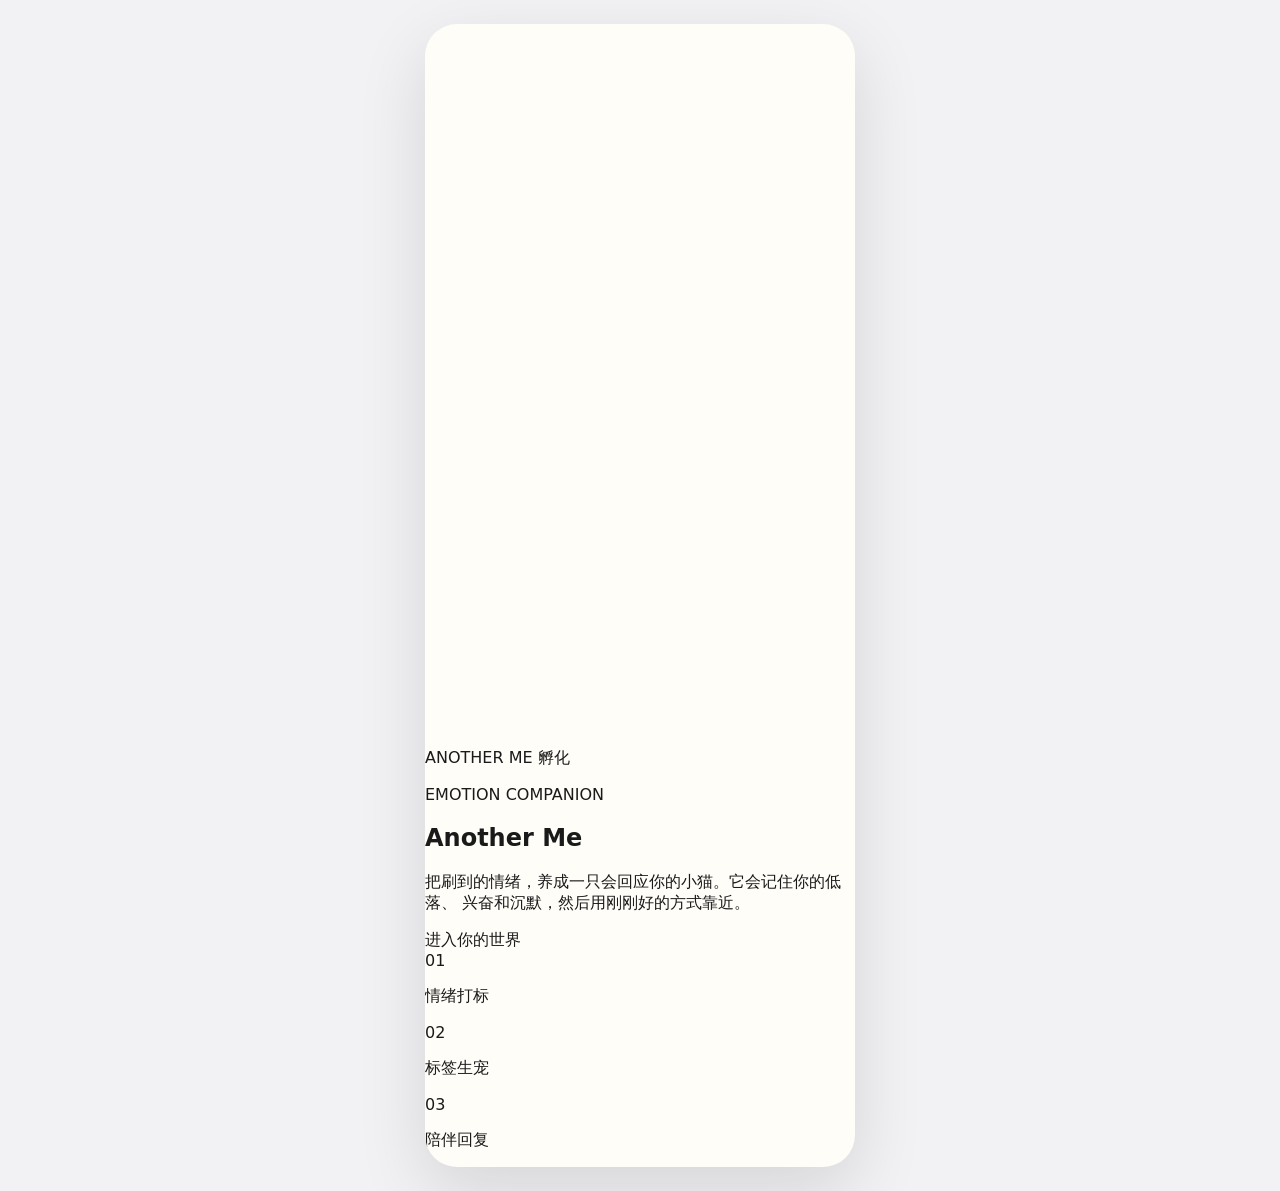
<file: index.html>
<!doctype html>
<html lang="zh-CN">
  <head>
    <meta charset="utf-8" />
    <meta name="viewport" content="width=device-width, initial-scale=1" />
    <title>Another Me</title>
    <link rel="stylesheet" href="./styles.css" />
  </head>
  <body>
    <main class="phone-frame jiro-landing">
      <section class="jiro-landing-hero">
        <canvas
          id="jiro-canvas"
          class="jiro-landing-canvas"
          width="720"
          height="720"
          aria-hidden="true"
        ></canvas>

        <nav class="jiro-landing-nav" aria-label="主要导航">
          <a href="./">ANOTHER ME</a>
          <a href="#features">孵化</a>
        </nav>

        <div class="jiro-landing-copy">
          <p class="jiro-landing-eyebrow">EMOTION COMPANION</p>
          <h1>Another Me</h1>
          <p>
            把刷到的情绪，养成一只会回应你的小猫。它会记住你的低落、
            兴奋和沉默，然后用刚刚好的方式靠近。
          </p>
          <div class="jiro-landing-actions">
            <a href="#features" class="jiro-primary-action">进入你的世界</a>
          </div>
        </div>
      </section>

      <section id="features" class="jiro-landing-strip" aria-label="产品亮点">
        <div>
          <span>01</span>
          <p>情绪打标</p>
        </div>
        <div>
          <span>02</span>
          <p>标签生宠</p>
        </div>
        <div>
          <span>03</span>
          <p>陪伴回复</p>
        </div>
      </section>
    </main>

    <script src="./script.js"></script>
  </body>
</html>
</file>
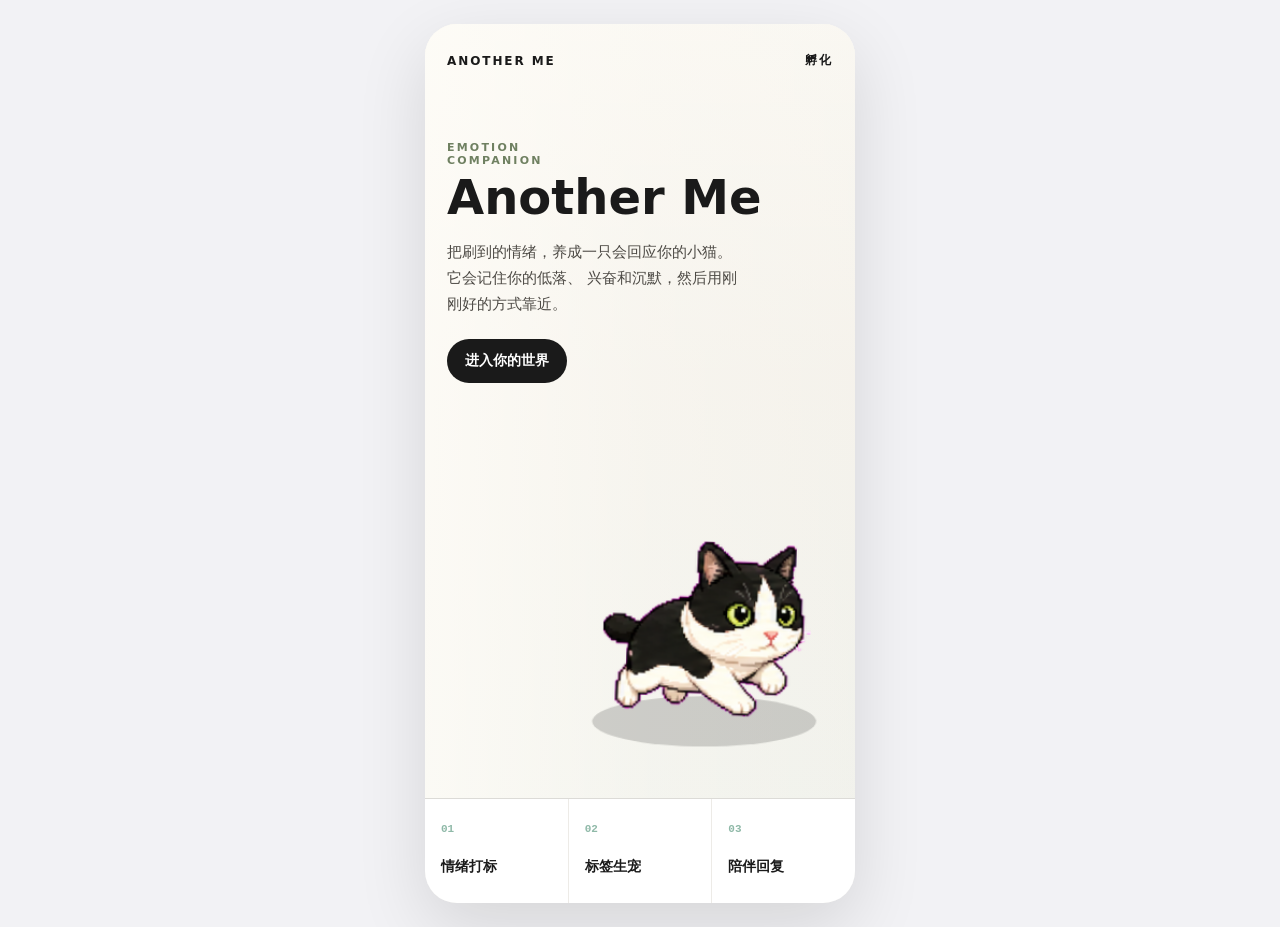
<file: pet.html>
<!doctype html>
<html lang="zh-CN">
  <head>
    <meta charset="utf-8" />
    <meta name="viewport" content="width=device-width, initial-scale=1" />
    <title>Another Me · Pet</title>
    <link rel="stylesheet" href="./styles.css" />
  </head>
  <body data-scene="pet">
    <main class="phone-frame jiro-landing">
      <section class="hero pet-hero">
        <video class="world-video-bg" autoplay muted loop playsinline preload="auto">
          <source src="./world/world-background.mp4" type="video/mp4" />
        </video>
        <div class="world-video-tint" aria-hidden="true"></div>
        <canvas id="stage" class="stage-canvas" width="720" height="720" aria-hidden="true"></canvas>
        <nav class="top-nav" aria-label="主要导航">
          <a href="./index.html">ANOTHER ME</a>
          <a href="./index.html">孵化</a>
        </nav>
        <div class="hero-copy pet-copy">
          <p class="eyebrow green">EMOTION COMPANION</p>
          <h1>Another Me</h1>
          <p>
            把刷到的情绪，养成一只会回应你的小猫。它会记住你的低落、
            兴奋和沉默，然后用刚刚好的方式靠近。
          </p>
          <div class="actions">
            <a href="./index.html" class="primary-action">进入你的世界</a>
          </div>
        </div>
      </section>

      <section id="features" class="feature-strip" aria-label="产品亮点">
        <div>
          <span>01</span>
          <p>情绪打标</p>
        </div>
        <div>
          <span>02</span>
          <p>标签生宠</p>
        </div>
        <div>
          <span>03</span>
          <p>陪伴回复</p>
        </div>
      </section>
    </main>
    <script src="./script.js"></script>
  </body>
</html>
</file>
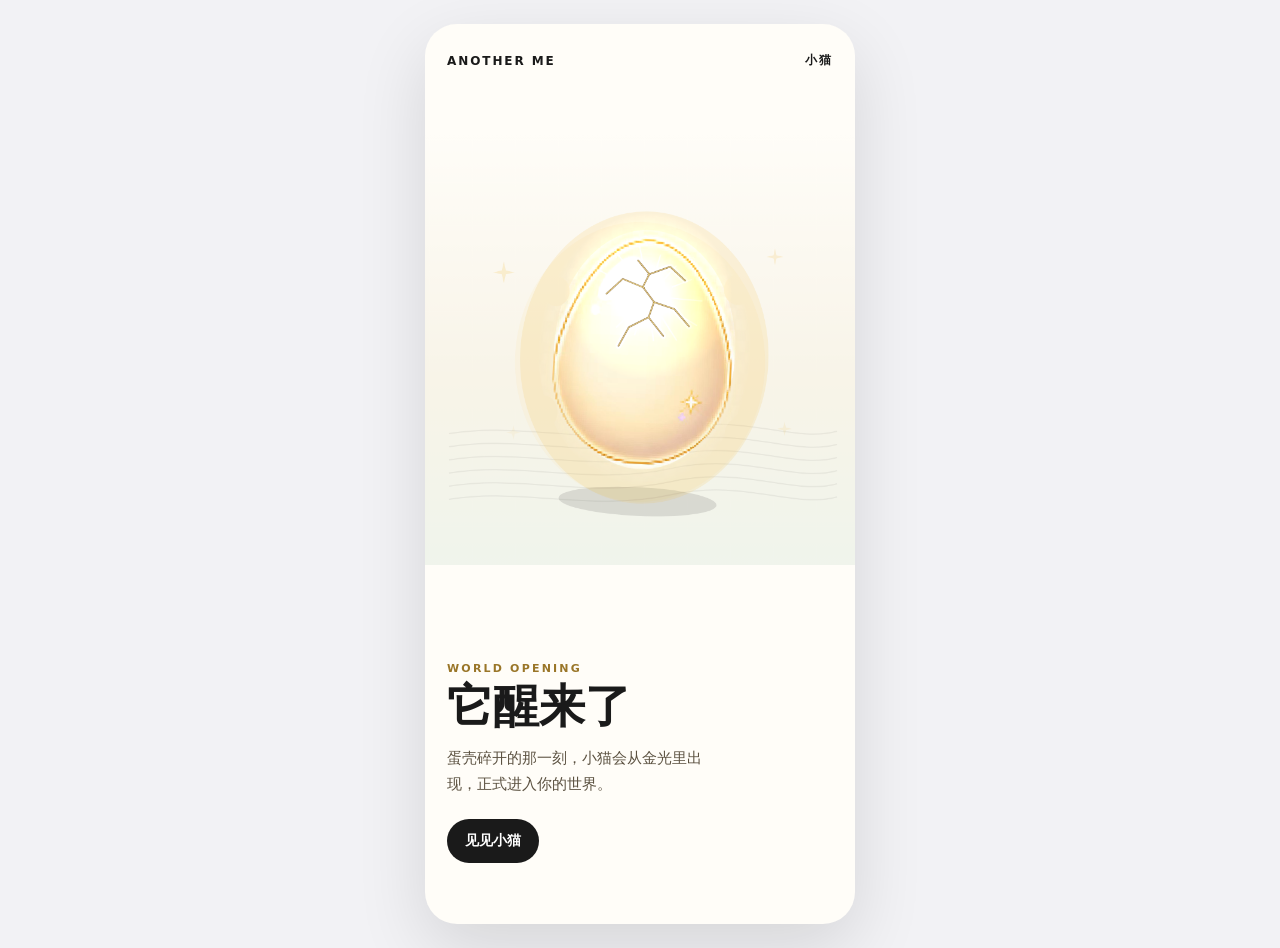
<file: reveal.html>
<!doctype html>
<html lang="zh-CN">
  <head>
    <meta charset="utf-8" />
    <meta name="viewport" content="width=device-width, initial-scale=1" />
    <title>Another Me · Reveal</title>
    <link rel="stylesheet" href="./styles.css" />
  </head>
  <body data-scene="reveal">
    <main class="phone-frame hatch-page">
      <section class="hero">
        <canvas id="stage" class="stage-canvas" width="720" height="720" aria-hidden="true"></canvas>
        <nav class="top-nav" aria-label="主要导航">
          <a href="./index.html">ANOTHER ME</a>
          <a href="./pet.html">小猫</a>
        </nav>
        <div class="hero-copy bottom-copy">
          <p class="eyebrow gold">WORLD OPENING</p>
          <h1>它醒来了</h1>
          <p>蛋壳碎开的那一刻，小猫会从金光里出现，正式进入你的世界。</p>
          <div class="actions">
            <a href="./pet.html" class="primary-action">见见小猫</a>
          </div>
        </div>
      </section>
    </main>
    <script src="./script.js"></script>
  </body>
</html>
</file>
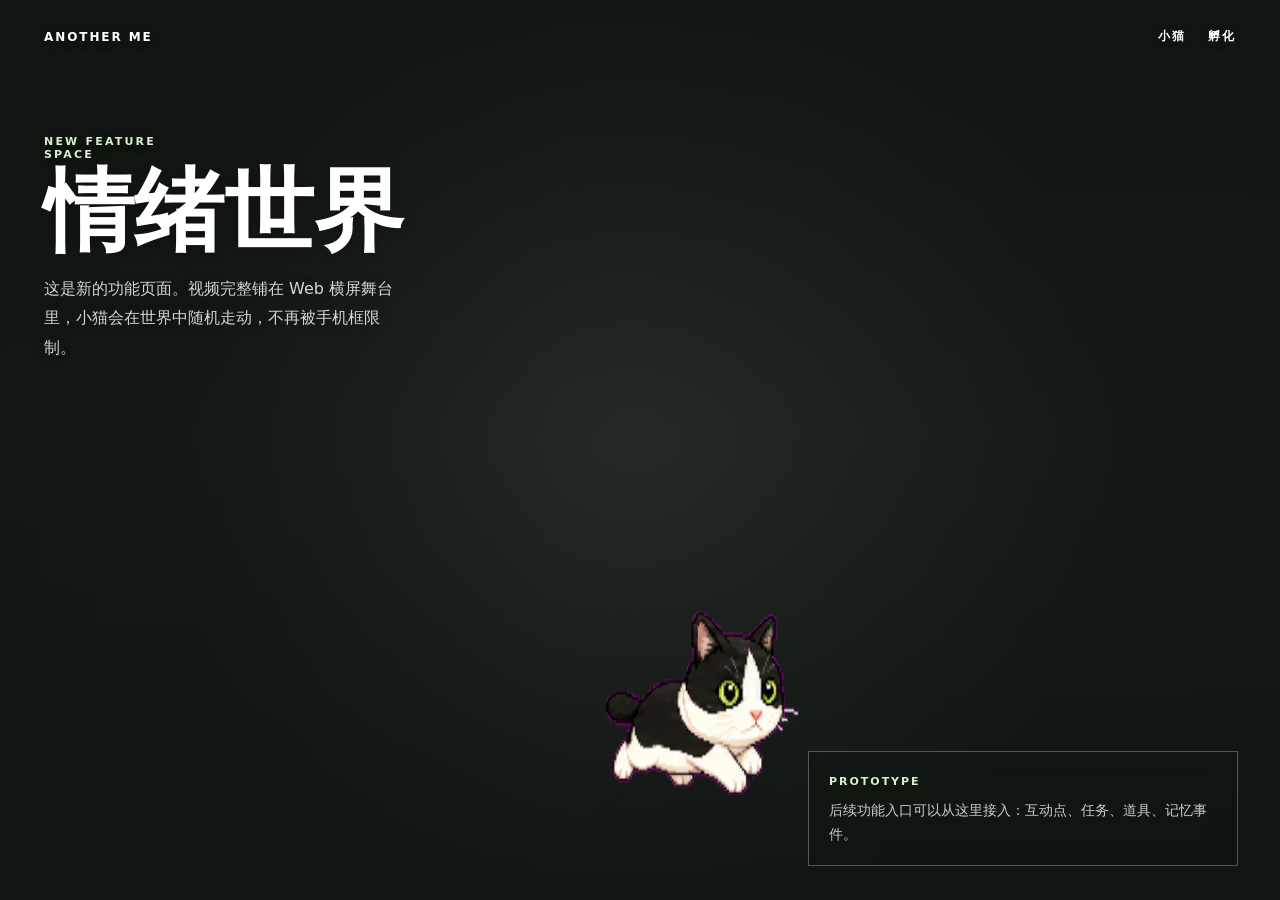
<file: world.html>
<!doctype html>
<html lang="zh-CN">
  <head>
    <meta charset="utf-8" />
    <meta name="viewport" content="width=device-width, initial-scale=1" />
    <title>Another Me · World</title>
    <link rel="stylesheet" href="./styles.css" />
  </head>
  <body data-scene="world">
    <main class="web-frame world-page">
      <section class="world-hero">
        <video class="world-video-bg" autoplay muted loop playsinline preload="auto">
          <source src="./world/world-background.mp4" type="video/mp4" />
        </video>
        <div class="world-video-tint is-soft" aria-hidden="true"></div>
        <canvas id="stage" class="world-canvas" width="1280" height="720" aria-hidden="true"></canvas>
        <nav class="world-nav" aria-label="主要导航">
          <a href="./pet.html">ANOTHER ME</a>
          <div>
            <a href="./pet.html">小猫</a>
            <a href="./index.html">孵化</a>
          </div>
        </nav>
        <div class="world-copy world-copy-compact">
          <p class="eyebrow green">NEW FEATURE SPACE</p>
          <h1>情绪世界</h1>
          <p>这是新的功能页面。视频完整铺在 Web 横屏舞台里，小猫会在世界中随机走动，不再被手机框限制。</p>
        </div>
        <div class="world-panel world-panel-wide" aria-label="功能状态">
          <span>PROTOTYPE</span>
          <p>后续功能入口可以从这里接入：互动点、任务、道具、记忆事件。</p>
        </div>
      </section>
    </main>
    <script src="./script.js"></script>
  </body>
</html>
</file>
<file: styles.css>
* {
  box-sizing: border-box;
}

html,
body {
  min-height: 100%;
  margin: 0;
}

body {
  background: #f2f2f5;
  color: #1a1a1a;
  font-family:
    system-ui,
    -apple-system,
    BlinkMacSystemFont,
    "PingFang SC",
    "Microsoft YaHei",
    sans-serif;
  -webkit-font-smoothing: antialiased;
  text-rendering: optimizeLegibility;
}

a {
  color: inherit;
  text-decoration: none;
}

.phone-frame {
  position: relative;
  width: 100%;
  max-width: 430px;
  min-height: 100dvh;
  margin: 0 auto;
  overflow-x: hidden;
  background: #ffffff;
  padding-bottom: env(safe-area-inset-bottom);
}

.web-frame {
  width: 100%;
  min-height: 100dvh;
  overflow: hidden;
  background: #101512;
}

.hatch-page,
.jiro-landing {
  min-height: 100dvh;
  background: #fffdf8;
}

.hero {
  position: relative;
  min-height: 100dvh;
  overflow: hidden;
  color: #1a1a1a;
}

.pet-hero {
  min-height: 86dvh;
  background: #f2efe8;
}

.world-video-bg,
.world-video-tint {
  position: absolute;
  inset: 0;
}

.world-video-bg {
  z-index: 0;
  width: 100%;
  height: 100%;
  object-fit: contain;
  filter: saturate(1.05) contrast(1.03);
}

.world-video-tint {
  z-index: 1;
  pointer-events: none;
  background:
    linear-gradient(90deg, rgba(255, 253, 248, 0.78) 0%, rgba(255, 253, 248, 0.34) 52%, rgba(255, 253, 248, 0.16) 100%),
    linear-gradient(180deg, rgba(255, 253, 248, 0.52) 0%, rgba(255, 253, 248, 0.08) 46%, rgba(232, 241, 237, 0.34) 100%);
}

.world-video-tint.is-soft {
  background:
    linear-gradient(90deg, rgba(16, 21, 18, 0.5) 0%, rgba(16, 21, 18, 0.08) 44%, rgba(16, 21, 18, 0.18) 100%),
    linear-gradient(180deg, rgba(16, 21, 18, 0.24) 0%, rgba(255, 253, 248, 0.02) 48%, rgba(16, 21, 18, 0.26) 100%);
}

.stage-canvas {
  position: absolute;
  top: 66px;
  right: 0;
  left: 0;
  width: 100%;
  height: min(520px, 70dvh);
  object-fit: contain;
}

body[data-scene="pet"] .stage-canvas {
  inset: 0;
  z-index: 2;
  height: 100%;
  object-fit: cover;
}

.world-page,
.world-hero {
  min-height: 100dvh;
}

.world-hero {
  position: relative;
  overflow: hidden;
  background:
    radial-gradient(circle at 50% 50%, rgba(255, 253, 248, 0.08), transparent 62%),
    #101512;
  color: #ffffff;
}

.world-canvas {
  position: absolute;
  inset: 0;
  z-index: 2;
  width: 100%;
  height: 100%;
}

.world-nav {
  position: relative;
  z-index: 4;
  display: flex;
  align-items: center;
  justify-content: space-between;
  padding: 28px 44px 0;
  color: #18201b;
  font-size: 12px;
  font-weight: 800;
  letter-spacing: 0.16em;
}

.world-nav div {
  display: flex;
  gap: 22px;
}

.world-copy {
  position: relative;
  z-index: 4;
  width: min(460px, 42vw);
  padding: clamp(82px, 10vh, 116px) 0 0 44px;
  color: #1a1a1a;
}

.world-copy-compact {
  width: min(420px, 38vw);
}

.world-copy h1 {
  margin: 10px 0 0;
  font-size: clamp(56px, 7vw, 104px);
  font-weight: 850;
  line-height: 0.9;
}

.world-copy p:not(.eyebrow) {
  max-width: 35ch;
  margin: 22px 0 0;
  color: rgba(26, 26, 26, 0.78);
  font-size: 16px;
  line-height: 1.85;
}

.world-copy .primary-action {
  margin-top: 26px;
}

.world-panel {
  position: absolute;
  right: 42px;
  bottom: 34px;
  z-index: 4;
  width: min(320px, 32vw);
  border: 1px solid rgba(255, 255, 255, 0.48);
  background: rgba(255, 253, 248, 0.54);
  color: #1a1a1a;
  padding: 18px 20px;
  backdrop-filter: blur(14px);
}

.world-panel-wide {
  width: min(430px, 38vw);
}

.world-panel span {
  color: #58705e;
  font-size: 11px;
  font-weight: 850;
  letter-spacing: 0.18em;
}

.world-panel p {
  margin: 10px 0 0;
  color: rgba(26, 26, 26, 0.76);
  font-size: 14px;
  line-height: 1.7;
}

body[data-scene="world"] .world-nav,
body[data-scene="world"] .world-copy {
  color: #ffffff;
  text-shadow: 0 2px 12px rgba(0, 0, 0, 0.28);
}

body[data-scene="world"] .world-copy p:not(.eyebrow) {
  color: rgba(255, 255, 255, 0.82);
}

body[data-scene="world"] .green,
body[data-scene="world"] .world-panel span {
  color: #d7f0ce;
}

body[data-scene="world"] .world-panel {
  border-color: rgba(255, 255, 255, 0.28);
  background: rgba(16, 21, 18, 0.48);
  color: #ffffff;
}

body[data-scene="world"] .world-panel p {
  color: rgba(255, 255, 255, 0.78);
}

.top-nav {
  position: relative;
  z-index: 3;
  display: flex;
  align-items: center;
  justify-content: space-between;
  padding: 28px 22px 0;
  font-size: 12px;
  font-weight: 700;
  letter-spacing: 0.16em;
}

.hero-copy {
  position: relative;
  z-index: 3;
  display: flex;
  max-width: 372px;
  flex-direction: column;
  pointer-events: none;
}

.bottom-copy {
  min-height: calc(100dvh - 72px);
  justify-content: flex-end;
  padding: 0 22px 34px;
}

.pet-copy {
  min-height: calc(86dvh - 82px);
  max-width: 360px;
  justify-content: flex-start;
  padding: 72px 22px 34px;
}

.eyebrow {
  max-width: 18ch;
  margin: 0;
  font-size: 11px;
  font-weight: 800;
  letter-spacing: 0.2em;
}

.gold {
  color: #9a7628;
}

.green {
  color: #6f8061;
}

.hero-copy h1 {
  margin: 8px 0 0;
  font-size: 46px;
  font-weight: 850;
  line-height: 1;
}

.pet-copy h1 {
  font-size: 48px;
  font-weight: 800;
  line-height: 0.95;
}

.hero-copy > p:not(.eyebrow) {
  max-width: 29ch;
  margin: 16px 0 0;
  color: #5b5140;
  font-size: 15px;
  line-height: 1.75;
}

.pet-copy > p:not(.eyebrow) {
  max-width: 31ch;
  margin-top: 18px;
  color: #4d4a45;
}

.actions {
  display: flex;
  flex-wrap: wrap;
  gap: 10px;
  margin-top: 22px;
  pointer-events: auto;
}

.primary-action {
  display: inline-flex;
  min-height: 44px;
  align-items: center;
  justify-content: center;
  border-radius: 999px;
  background: #1a1a1a;
  color: #ffffff;
  padding: 0 18px;
  font-size: 14px;
  font-weight: 700;
  transition:
    transform 160ms ease,
    background 160ms ease;
}

.primary-action:active {
  transform: scale(0.98);
}

.feature-strip {
  display: grid;
  grid-template-columns: repeat(3, minmax(0, 1fr));
  gap: 1px;
  border-top: 1px solid rgba(26, 26, 26, 0.08);
  background: rgba(26, 26, 26, 0.08);
}

.feature-strip div {
  min-height: 104px;
  background: #ffffff;
  padding: 18px 16px;
}

.feature-strip span {
  color: #8fb9a8;
  font-family: ui-monospace, SFMono-Regular, Menlo, Monaco, Consolas, monospace;
  font-size: 11px;
  font-weight: 700;
}

.feature-strip p {
  margin: 22px 0 0;
  font-size: 14px;
  font-weight: 700;
}

@media (min-width: 480px) {
  body {
    display: flex;
    align-items: flex-start;
    justify-content: center;
  }

  .phone-frame {
    min-height: calc(100dvh - 48px);
    margin: 24px auto;
    overflow: hidden;
    border-radius: 32px;
    box-shadow: 0 24px 70px rgba(0, 0, 0, 0.12);
  }
}

@media (min-width: 480px) {
  body[data-scene="pet"],
  body[data-scene="world"] {
    display: block;
  }
}

@media (max-width: 760px) {
  .world-nav {
    padding: 22px 20px 0;
  }

  .world-copy {
    width: auto;
    padding: 74px 20px 0;
  }

  .world-copy h1 {
    font-size: 48px;
  }

  .world-panel {
    right: 20px;
    bottom: 22px;
    left: 20px;
    width: auto;
  }
}
</file>
